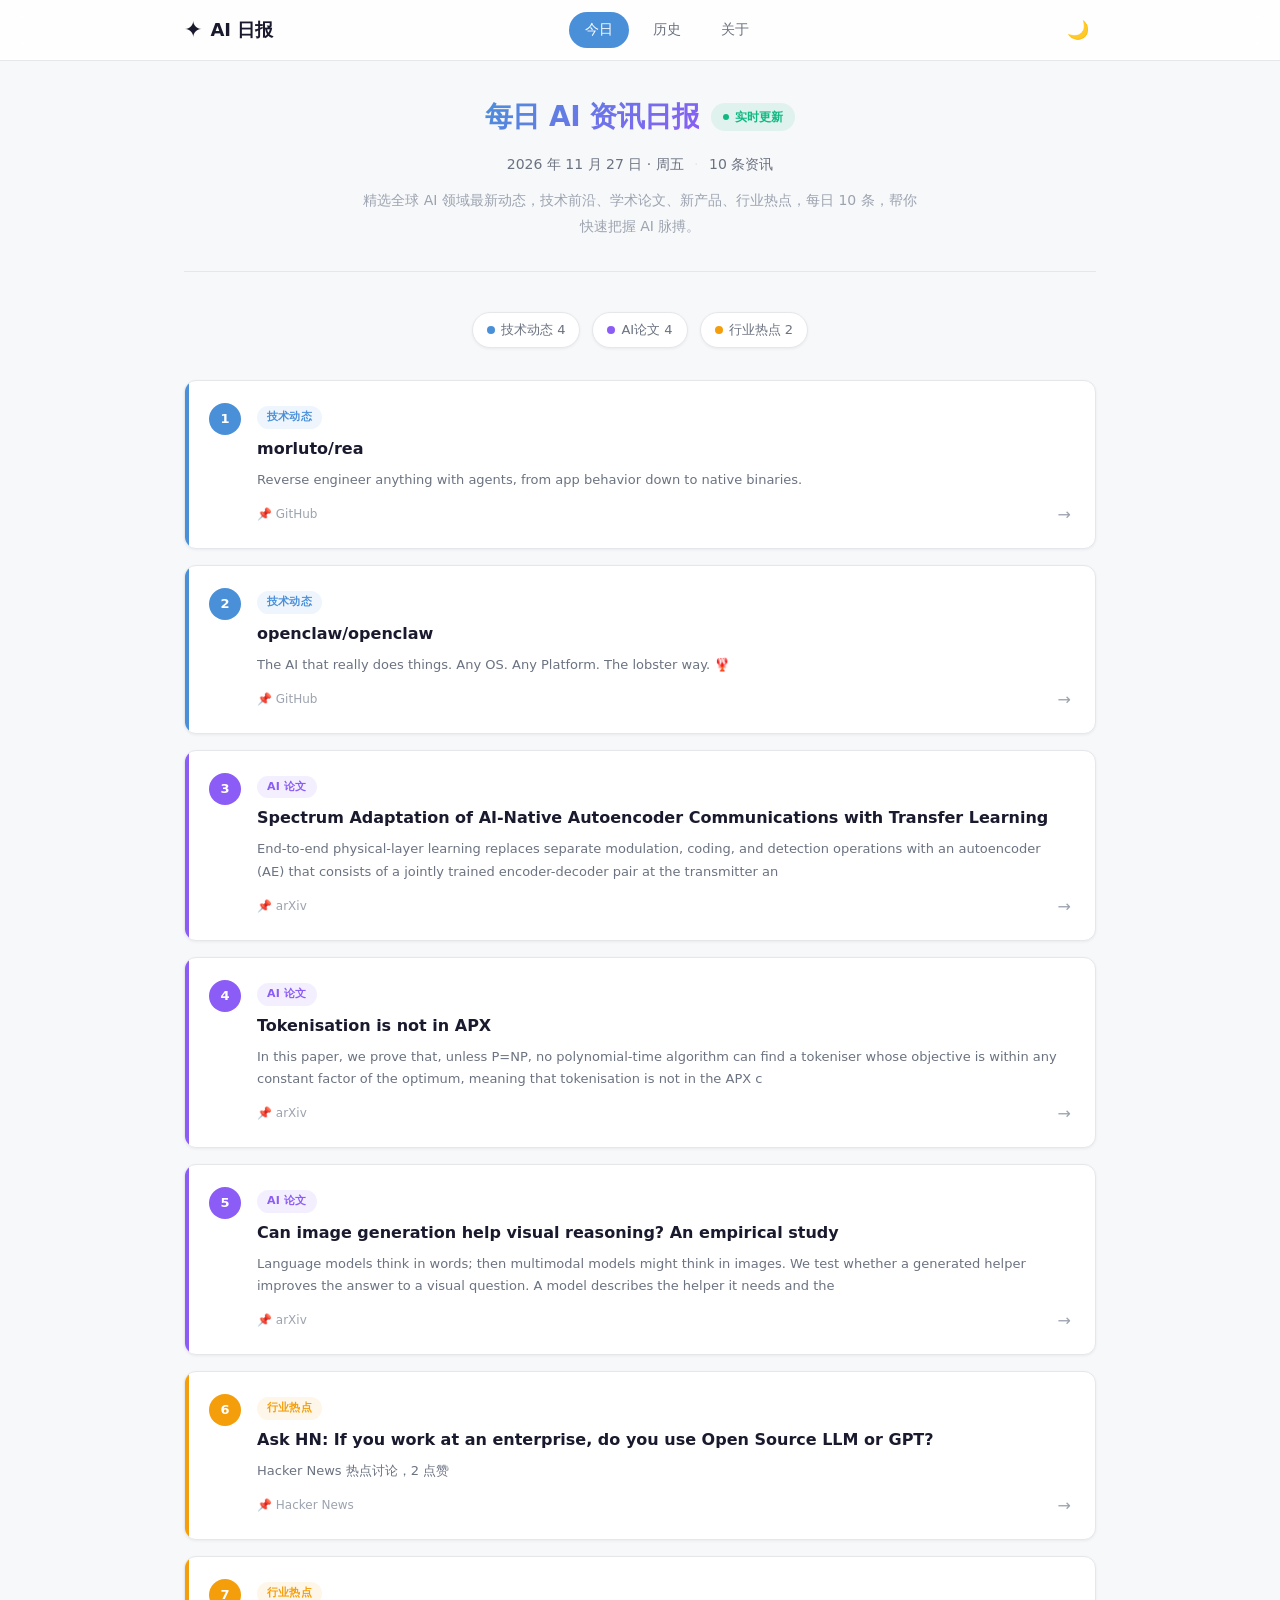
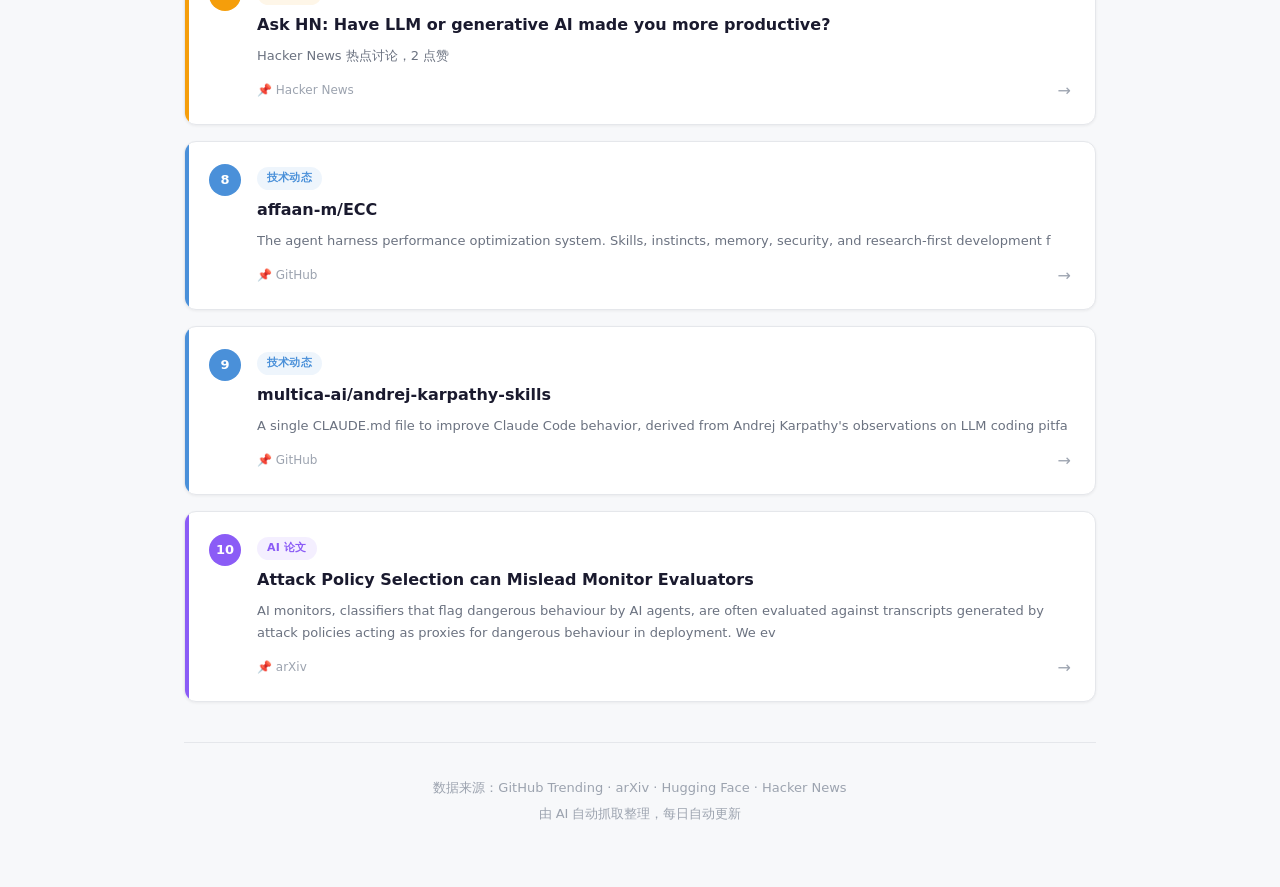
<file: index.html>
<!DOCTYPE html>
<html lang="zh-CN">
<head>
    <meta charset="UTF-8">
    <meta name="viewport" content="width=device-width, initial-scale=1.0">
    <title>每日 AI 资讯日报</title>
    <link rel="stylesheet" href="css/style.css">
    <link rel="icon" href="data:image/svg+xml,<svg xmlns='http://www.w3.org/2000/svg' viewBox='0 0 100 100'><text y='.9em' font-size='90'>🤖</text></svg>">
</head>
<body>
    <!-- 顶部导航 -->
    <nav class="navbar">
        <div class="nav-inner">
            <a href="index.html" class="nav-logo">
                <span class="logo-icon">✦</span>
                <span class="logo-text">AI 日报</span>
            </a>
            <div class="nav-links">
                <a href="index.html" class="nav-link active">今日</a>
                <a href="archive.html" class="nav-link">历史</a>
                <a href="about.html" class="nav-link">关于</a>
            </div>
            <button class="theme-toggle" id="themeToggle" aria-label="切换主题">
                <span class="theme-icon">🌙</span>
            </button>
        </div>
    </nav>

    <!-- 主内容区 -->
    <main class="main-content">
        <!-- 头部信息 -->
        <header class="daily-header">
            <div class="header-top">
                <h1 class="daily-title" id="dailyTitle">每日 AI 资讯日报</h1>
                <div class="live-badge" id="liveBadge">
                    <span class="live-dot"></span>
                    <span>实时更新</span>
                </div>
            </div>
            <div class="header-meta">
                <span class="date-display" id="dateDisplay">加载中...</span>
                <span class="separator">·</span>
                <span class="item-count" id="itemCount">-- 条资讯</span>
            </div>
            <p class="daily-desc">精选全球 AI 领域最新动态，技术前沿、学术论文、新产品、行业热点，每日 10 条，帮你快速把握 AI 脉搏。</p>
        </header>

        <!-- 分类统计 -->
        <div class="category-stats" id="categoryStats">
            <!-- 由 JS 动态生成 -->
        </div>

        <!-- 内容卡片列表 -->
        <section class="cards-section">
            <div class="cards-container" id="cardsContainer">
                <!-- 加载状态 -->
                <div class="loading-state" id="loadingState">
                    <div class="loading-spinner"></div>
                    <p>正在加载今日资讯...</p>
                </div>
            </div>
        </section>

        <!-- 底部 -->
        <footer class="daily-footer">
            <p>数据来源：GitHub Trending · arXiv · Hugging Face · Hacker News</p>
            <p>由 AI 自动抓取整理，每日自动更新</p>
        </footer>
    </main>

    <script src="js/app.js"></script>
</body>
</html>
</file>
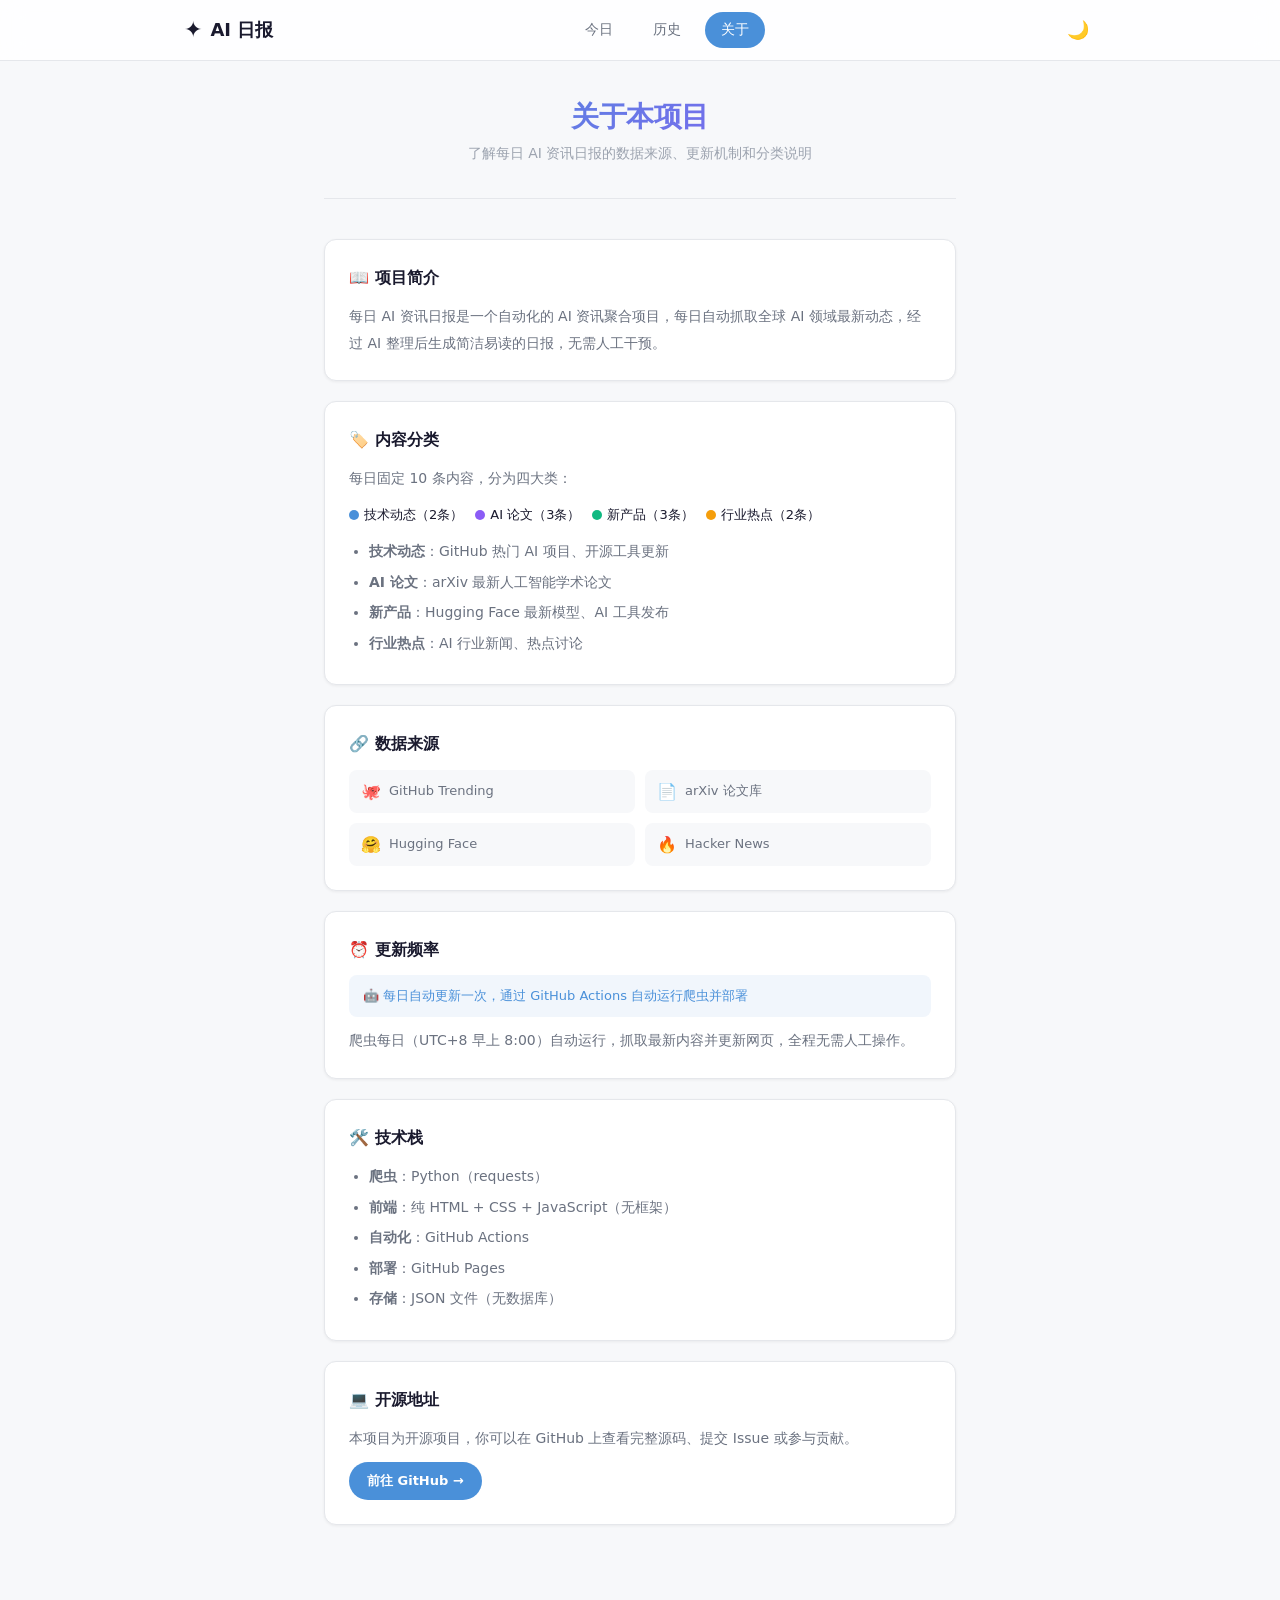
<file: about.html>
<!DOCTYPE html>
<html lang="zh-CN">
<head>
    <meta charset="UTF-8">
    <meta name="viewport" content="width=device-width, initial-scale=1.0">
    <title>关于 - 每日 AI 资讯日报</title>
    <link rel="stylesheet" href="css/style.css">
    <style>
        /* 关于页额外样式 */
        .about-section {
            max-width: 680px;
            margin: 0 auto;
        }
        .about-block {
            background: var(--bg-card);
            border: 1px solid var(--border);
            border-radius: var(--radius-md);
            padding: 24px;
            margin-bottom: 20px;
            box-shadow: var(--shadow-sm);
            transition: var(--transition);
        }
        .about-block:hover { box-shadow: var(--shadow-md); }
        .about-block h2 {
            font-size: 16px;
            font-weight: 700;
            margin-bottom: 12px;
            display: flex;
            align-items: center;
            gap: 8px;
        }
        .about-block p,
        .about-block li {
            font-size: 14px;
            color: var(--text-secondary);
            line-height: 1.9;
        }
        .about-block ul { padding-left: 20px; }
        .about-block li { margin-bottom: 4px; }
        .cat-legend {
            display: flex;
            gap: 12px;
            flex-wrap: wrap;
            margin-top: 8px;
        }
        .cat-legend span {
            display: inline-flex;
            align-items: center;
            gap: 5px;
            font-size: 13px;
            font-weight: 500;
        }
        .cat-legend .dot {
            width: 10px; height: 10px;
            border-radius: 50%;
            display: inline-block;
        }
        .source-list {
            display: grid;
            grid-template-columns: 1fr 1fr;
            gap: 10px;
            margin-top: 8px;
        }
        .source-item {
            display: flex;
            align-items: center;
            gap: 8px;
            padding: 8px 12px;
            background: var(--bg);
            border-radius: var(--radius-sm);
            font-size: 13px;
            color: var(--text-secondary);
        }
        .source-icon { font-size: 16px; }
        .update-info {
            display: flex;
            align-items: center;
            gap: 8px;
            padding: 10px 14px;
            background: rgba(74,144,217,.08);
            border-radius: var(--radius-sm);
            font-size: 13px;
            color: var(--c-tech);
            font-weight: 500;
            margin-top: 8px;
        }
        @media (max-width: 640px) {
            .source-list { grid-template-columns: 1fr; }
        }
    </style>
</head>
<body>
    <!-- 导航 -->
    <nav class="navbar">
        <div class="nav-inner">
            <a href="index.html" class="nav-logo">
                <span class="logo-icon">✦</span>
                <span class="logo-text">AI 日报</span>
            </a>
            <div class="nav-links">
                <a href="index.html" class="nav-link">今日</a>
                <a href="archive.html" class="nav-link">历史</a>
                <a href="about.html" class="nav-link active">关于</a>
            </div>
            <button class="theme-toggle" id="themeToggle" aria-label="切换主题">
                <span class="theme-icon">🌙</span>
            </button>
        </div>
    </nav>

    <main class="main-content about-section">
        <header class="daily-header">
            <h1 class="daily-title">关于本项目</h1>
            <p class="daily-desc">了解每日 AI 资讯日报的数据来源、更新机制和分类说明</p>
        </header>

        <!-- 功能说明 -->
        <div class="about-block">
            <h2>📖 项目简介</h2>
            <p>每日 AI 资讯日报是一个自动化的 AI 资讯聚合项目，每日自动抓取全球 AI 领域最新动态，经过 AI 整理后生成简洁易读的日报，无需人工干预。</p>
        </div>

        <!-- 分类说明 -->
        <div class="about-block">
            <h2>🏷️ 内容分类</h2>
            <p>每日固定 10 条内容，分为四大类：</p>
            <div class="cat-legend" style="margin-top:12px">
                <span><span class="dot" style="background:#4A90D9"></span>技术动态（2条）</span>
                <span><span class="dot" style="background:#8B5CF6"></span>AI 论文（3条）</span>
                <span><span class="dot" style="background:#10B981"></span>新产品（3条）</span>
                <span><span class="dot" style="background:#F59E0B"></span>行业热点（2条）</span>
            </div>
            <ul style="margin-top:12px">
                <li><strong>技术动态</strong>：GitHub 热门 AI 项目、开源工具更新</li>
                <li><strong>AI 论文</strong>：arXiv 最新人工智能学术论文</li>
                <li><strong>新产品</strong>：Hugging Face 最新模型、AI 工具发布</li>
                <li><strong>行业热点</strong>：AI 行业新闻、热点讨论</li>
            </ul>
        </div>

        <!-- 数据来源 -->
        <div class="about-block">
            <h2>🔗 数据来源</h2>
            <div class="source-list">
                <div class="source-item"><span class="source-icon">🐙</span> GitHub Trending</div>
                <div class="source-item"><span class="source-icon">📄</span> arXiv 论文库</div>
                <div class="source-item"><span class="source-icon">🤗</span> Hugging Face</div>
                <div class="source-item"><span class="source-icon">🔥</span> Hacker News</div>
            </div>
        </div>

        <!-- 更新时间 -->
        <div class="about-block">
            <h2>⏰ 更新频率</h2>
            <div class="update-info">🤖 每日自动更新一次，通过 GitHub Actions 自动运行爬虫并部署</div>
            <p style="margin-top:10px">爬虫每日（UTC+8 早上 8:00）自动运行，抓取最新内容并更新网页，全程无需人工操作。</p>
        </div>

        <!-- 技术栈 -->
        <div class="about-block">
            <h2>🛠️ 技术栈</h2>
            <ul>
                <li><strong>爬虫</strong>：Python（requests）</li>
                <li><strong>前端</strong>：纯 HTML + CSS + JavaScript（无框架）</li>
                <li><strong>自动化</strong>：GitHub Actions</li>
                <li><strong>部署</strong>：GitHub Pages</li>
                <li><strong>存储</strong>：JSON 文件（无数据库）</li>
            </ul>
        </div>

        <!-- 开源 -->
        <div class="about-block">
            <h2>💻 开源地址</h2>
            <p>本项目为开源项目，你可以在 GitHub 上查看完整源码、提交 Issue 或参与贡献。</p>
            <a href="https://github.com/" target="_blank" style="display:inline-block;margin-top:10px;padding:8px 18px;background:var(--c-tech);color:#fff;border-radius:20px;font-size:13px;font-weight:600;transition:var(--transition)">前往 GitHub →</a>
        </div>
    </main>

    <script>
        /* 主题切换（与首页一致） */
        const $themeBtn = document.getElementById("themeToggle");
        function initTheme() {
            const saved = localStorage.getItem("ai-daily-theme");
            if (saved === "dark" || (!saved && window.matchMedia("(prefers-color-scheme: dark)").matches)) {
                document.documentElement.setAttribute("data-theme", "dark");
                $themeBtn.querySelector(".theme-icon").textContent = "☀️";
            }
        }
        function toggleTheme() {
            const isDark = document.documentElement.getAttribute("data-theme") === "dark";
            if (isDark) {
                document.documentElement.removeAttribute("data-theme");
                $themeBtn.querySelector(".theme-icon").textContent = "🌙";
                localStorage.setItem("ai-daily-theme", "light");
            } else {
                document.documentElement.setAttribute("data-theme", "dark");
                $themeBtn.querySelector(".theme-icon").textContent = "☀️";
                localStorage.setItem("ai-daily-theme", "dark");
            }
        }
        initTheme();
        $themeBtn.addEventListener("click", toggleTheme);
    </script>
</body>
</html>
</file>
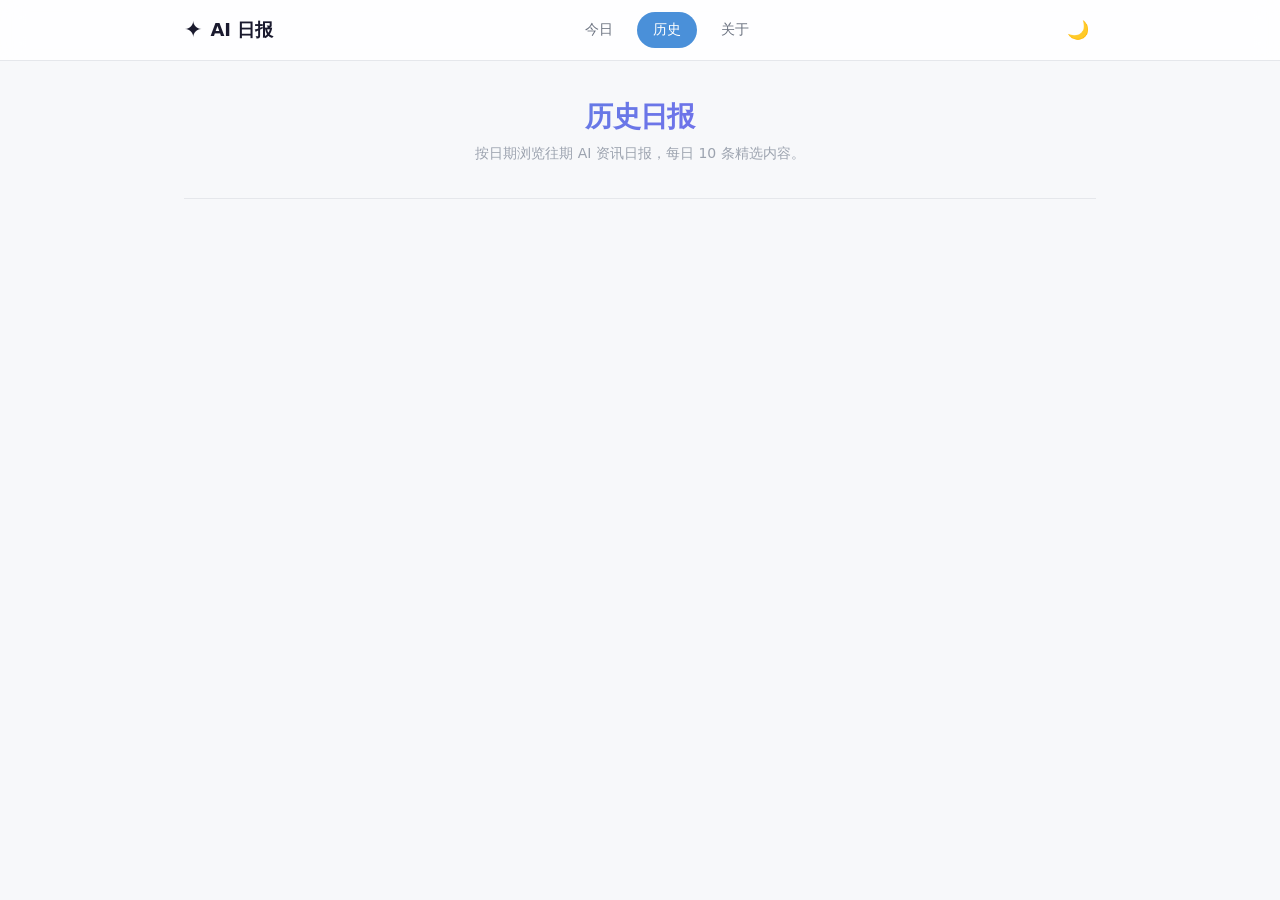
<file: archive.html>
<!DOCTYPE html>
<html lang="zh-CN">
<head>
    <meta charset="UTF-8">
    <meta name="viewport" content="width=device-width, initial-scale=1.0">
    <title>历史日报 - 每日 AI 资讯</title>
    <link rel="stylesheet" href="css/style.css">
</head>
<body>
    <!-- 导航 -->
    <nav class="navbar">
        <div class="nav-inner">
            <a href="index.html" class="nav-logo">
                <span class="logo-icon">✦</span>
                <span class="logo-text">AI 日报</span>
            </a>
            <div class="nav-links">
                <a href="index.html" class="nav-link">今日</a>
                <a href="archive.html" class="nav-link active">历史</a>
                <a href="about.html" class="nav-link">关于</a>
            </div>
            <button class="theme-toggle" id="themeToggle" aria-label="切换主题">
                <span class="theme-icon">🌙</span>
            </button>
        </div>
    </nav>

    <main class="main-content">
        <header class="daily-header">
            <h1 class="daily-title">历史日报</h1>
            <p class="daily-desc">按日期浏览往期 AI 资讯日报，每日 10 条精选内容。</p>
        </header>

        <!-- 日期列表 -->
        <section class="archive-section">
            <div class="archive-list" id="archiveList">
                <div class="loading-state" id="loadingState">
                    <div class="loading-spinner"></div>
                    <p>正在加载历史记录...</p>
                </div>
            </div>
        </section>
    </main>

    <script src="js/archive.js"></script>
</body>
</html>
</file>
<file: css/style.css>
/* ===================================================================
   AI 日报 - 全局样式
   极简 / 现代 / 清爽 / 响应式
   =================================================================== */

/* ---------- CSS 变量（浅色主题） ---------- */
:root {
    --bg:            #F7F8FA;
    --bg-card:       #FFFFFF;
    --bg-nav:        rgba(255,255,255,.85);
    --text-primary:  #1A1A2E;
    --text-secondary:#6B7280;
    --text-muted:    #9CA3AF;
    --border:        #E5E7EB;
    --shadow-sm:     0 1px 3px rgba(0,0,0,.06);
    --shadow-md:     0 4px 16px rgba(0,0,0,.08);
    --shadow-lg:     0 8px 30px rgba(0,0,0,.10);
    --radius-sm:     8px;
    --radius-md:     12px;
    --radius-lg:     16px;
    /* 分类色 – 低饱和度 */
    --c-tech:       #4A90D9;
    --c-paper:      #8B5CF6;
    --c-product:    #10B981;
    --c-news:       #F59E0B;
    --font-sans: "Inter", "Noto Sans SC", "PingFang SC", "Microsoft YaHei", system-ui, sans-serif;
    --font-mono: "JetBrains Mono", "Fira Code", monospace;
    --transition:   .25s cubic-bezier(.4,0,.2,1);
}

/* ---------- 深色主题 ---------- */
[data-theme="dark"] {
    --bg:            #0F1117;
    --bg-card:       #1A1D2E;
    --bg-nav:        rgba(26,29,46,.88);
    --text-primary:  #E5E7EB;
    --text-secondary:#9CA3AF;
    --text-muted:    #6B7280;
    --border:        #2D3148;
    --shadow-sm:     0 1px 3px rgba(0,0,0,.3);
    --shadow-md:     0 4px 16px rgba(0,0,0,.35);
    --shadow-lg:     0 8px 30px rgba(0,0,0,.40);
}

/* ---------- Reset ---------- */
*, *::before, *::after { box-sizing: border-box; margin: 0; padding: 0; }
html { scroll-behavior: smooth; }
body {
    font-family: var(--font-sans);
    background: var(--bg);
    color: var(--text-primary);
    line-height: 1.7;
    -webkit-font-smoothing: antialiased;
    min-height: 100vh;
}
a { color: inherit; text-decoration: none; }
button { cursor: pointer; border: none; background: none; font: inherit; }
img { max-width: 100%; display: block; }

/* ---------- 导航栏 ---------- */
.navbar {
    position: sticky;
    top: 0;
    z-index: 100;
    backdrop-filter: blur(12px);
    -webkit-backdrop-filter: blur(12px);
    background: var(--bg-nav);
    border-bottom: 1px solid var(--border);
    transition: var(--transition);
}
.nav-inner {
    max-width: 960px;
    margin: 0 auto;
    padding: 0 24px;
    height: 60px;
    display: flex;
    align-items: center;
    justify-content: space-between;
}
.nav-logo {
    display: flex;
    align-items: center;
    gap: 8px;
    font-weight: 700;
    font-size: 18px;
}
.logo-icon { font-size: 22px; }
.nav-links { display: flex; gap: 8px; }
.nav-link {
    padding: 6px 16px;
    border-radius: 20px;
    font-size: 14px;
    font-weight: 500;
    color: var(--text-secondary);
    transition: var(--transition);
}
.nav-link:hover,
.nav-link.active {
    background: var(--c-tech);
    color: #fff;
}
.theme-toggle {
    width: 36px;
    height: 36px;
    border-radius: 50%;
    display: flex;
    align-items: center;
    justify-content: center;
    font-size: 18px;
    transition: var(--transition);
}
.theme-toggle:hover { background: var(--border); }

/* ---------- 主内容 ---------- */
.main-content {
    max-width: 960px;
    margin: 0 auto;
    padding: 32px 24px 60px;
}

/* ---------- 头部 ---------- */
.daily-header {
    text-align: center;
    margin-bottom: 40px;
    padding-bottom: 32px;
    border-bottom: 1px solid var(--border);
}
.header-top {
    display: flex;
    align-items: center;
    justify-content: center;
    gap: 12px;
    flex-wrap: wrap;
    margin-bottom: 12px;
}
.daily-title {
    font-size: 28px;
    font-weight: 800;
    letter-spacing: -.02em;
    background: linear-gradient(135deg, var(--c-tech), var(--c-paper));
    -webkit-background-clip: text;
    -webkit-text-fill-color: transparent;
    background-clip: text;
}
.live-badge {
    display: inline-flex;
    align-items: center;
    gap: 6px;
    padding: 4px 12px;
    border-radius: 20px;
    background: rgba(16,185,129,.1);
    color: var(--c-product);
    font-size: 12px;
    font-weight: 600;
}
.live-dot {
    width: 6px; height: 6px;
    border-radius: 50%;
    background: var(--c-product);
    animation: pulse 2s infinite;
}
@keyframes pulse {
    0%, 100% { opacity: 1; }
    50% { opacity: .4; }
}
.header-meta {
    font-size: 14px;
    color: var(--text-secondary);
    margin-bottom: 12px;
}
.separator { margin: 0 6px; color: var(--border); }
.daily-desc {
    font-size: 14px;
    color: var(--text-muted);
    max-width: 560px;
    margin: 0 auto;
    line-height: 1.8;
}

/* ---------- 分类统计 ---------- */
.category-stats {
    display: flex;
    gap: 12px;
    justify-content: center;
    flex-wrap: wrap;
    margin-bottom: 32px;
}
.stat-chip {
    display: inline-flex;
    align-items: center;
    gap: 6px;
    padding: 6px 14px;
    border-radius: 20px;
    background: var(--bg-card);
    border: 1px solid var(--border);
    font-size: 13px;
    font-weight: 500;
    color: var(--text-secondary);
    box-shadow: var(--shadow-sm);
    transition: var(--transition);
}
.stat-dot {
    width: 8px; height: 8px;
    border-radius: 50%;
}

/* ---------- 卡片列表 ---------- */
.cards-section { margin-bottom: 40px; }
.cards-container { display: flex; flex-direction: column; gap: 16px; }

/* 单张卡片 */
.news-card {
    background: var(--bg-card);
    border: 1px solid var(--border);
    border-radius: var(--radius-md);
    padding: 20px 24px;
    display: flex;
    gap: 16px;
    align-items: flex-start;
    box-shadow: var(--shadow-sm);
    transition: var(--transition);
    cursor: pointer;
    position: relative;
    overflow: hidden;
}
.news-card::before {
    content: '';
    position: absolute;
    left: 0; top: 0; bottom: 0;
    width: 4px;
    border-radius: 4px 0 0 4px;
    transition: var(--transition);
}
.news-card:hover {
    box-shadow: var(--shadow-md);
    transform: translateY(-2px);
}
.news-card:hover::before { width: 6px; }

/* 分类色条 */
.news-card.category-tech::before    { background: var(--c-tech); }
.news-card.category-paper::before   { background: var(--c-paper); }
.news-card.category-product::before { background: var(--c-product); }
.news-card.category-news::before    { background: var(--c-news); }

.card-index {
    flex-shrink: 0;
    width: 32px; height: 32px;
    border-radius: 50%;
    display: flex;
    align-items: center;
    justify-content: center;
    font-size: 13px;
    font-weight: 700;
    color: #fff;
    background: var(--text-muted);
    margin-top: 2px;
}
.category-tech .card-index    { background: var(--c-tech); }
.category-paper .card-index   { background: var(--c-paper); }
.category-product .card-index { background: var(--c-product); }
.category-news .card-index    { background: var(--c-news); }

.card-body { flex: 1; min-width: 0; }
.card-category {
    display: inline-block;
    padding: 2px 10px;
    border-radius: 12px;
    font-size: 11px;
    font-weight: 600;
    letter-spacing: .02em;
    margin-bottom: 8px;
}
.category-tech .card-category    { background: rgba(74,144,217,.12);  color: var(--c-tech); }
.category-paper .card-category   { background: rgba(139,92,246,.12); color: var(--c-paper); }
.category-product .card-category { background: rgba(16,185,129,.12); color: var(--c-product); }
.category-news .card-category    { background: rgba(245,158,11,.12); color: var(--c-news); }

.card-title {
    font-size: 16px;
    font-weight: 600;
    line-height: 1.5;
    margin-bottom: 8px;
    color: var(--text-primary);
    display: -webkit-box;
    -webkit-line-clamp: 2;
    -webkit-box-orient: vertical;
    overflow: hidden;
}
.card-summary {
    font-size: 13px;
    color: var(--text-secondary);
    line-height: 1.7;
    display: -webkit-box;
    -webkit-line-clamp: 2;
    -webkit-box-orient: vertical;
    overflow: hidden;
    margin-bottom: 10px;
}
.card-footer {
    display: flex;
    align-items: center;
    gap: 12px;
    font-size: 12px;
    color: var(--text-muted);
}
.card-source { font-weight: 500; }
.card-arrow {
    margin-left: auto;
    font-size: 16px;
    color: var(--text-muted);
    transition: var(--transition);
}
.news-card:hover .card-arrow { color: var(--text-primary); transform: translateX(3px); }

/* ---------- 归档页卡片 ---------- */
.archive-card {
    display: flex;
    align-items: center;
    gap: 16px;
    padding: 16px 20px;
    background: var(--bg-card);
    border: 1px solid var(--border);
    border-radius: var(--radius-md);
    box-shadow: var(--shadow-sm);
    transition: var(--transition);
    margin-bottom: 12px;
}
.archive-card:hover {
    box-shadow: var(--shadow-md);
    transform: translateX(4px);
}
.archive-date {
    font-size: 15px;
    font-weight: 700;
    color: var(--text-primary);
    white-space: nowrap;
}
.archive-meta {
    flex: 1;
    font-size: 13px;
    color: var(--text-secondary);
}
.archive-arrow {
    font-size: 18px;
    color: var(--text-muted);
    transition: var(--transition);
}
.archive-card:hover .archive-arrow {
    color: var(--text-primary);
    transform: translateX(3px);
}

/* ---------- 关于页附加样式 ---------- */
.about-section {
    max-width: 680px;
    margin: 0 auto;
}
.about-block {
    background: var(--bg-card);
    border: 1px solid var(--border);
    border-radius: var(--radius-md);
    padding: 24px;
    margin-bottom: 20px;
    box-shadow: var(--shadow-sm);
    transition: var(--transition);
}
.about-block:hover { box-shadow: var(--shadow-md); }
.about-block h2 {
    font-size: 16px;
    font-weight: 700;
    margin-bottom: 12px;
}
.about-block p,
.about-block li {
    font-size: 14px;
    color: var(--text-secondary);
    line-height: 1.9;
}
.about-block ul { padding-left: 20px; }
.about-block li { margin-bottom: 4px; }
.cat-legend {
    display: flex;
    gap: 12px;
    flex-wrap: wrap;
    margin-top: 8px;
}
.cat-legend span {
    display: inline-flex;
    align-items: center;
    gap: 5px;
    font-size: 13px;
    font-weight: 500;
}
.cat-legend .dot {
    width: 10px; height: 10px;
    border-radius: 50%;
    display: inline-block;
}
.source-list {
    display: grid;
    grid-template-columns: 1fr 1fr;
    gap: 10px;
    margin-top: 8px;
}
.source-item {
    display: flex;
    align-items: center;
    gap: 8px;
    padding: 8px 12px;
    background: var(--bg);
    border-radius: var(--radius-sm);
    font-size: 13px;
    color: var(--text-secondary);
}
.source-icon { font-size: 16px; }
.update-info {
    display: flex;
    align-items: center;
    gap: 8px;
    padding: 10px 14px;
    background: rgba(74,144,217,.08);
    border-radius: var(--radius-sm);
    font-size: 13px;
    color: var(--c-tech);
    font-weight: 500;
    margin-top: 8px;
}

/* ---------- 加载状态 ---------- */
.loading-state {
    text-align: center;
    padding: 60px 20px;
    color: var(--text-muted);
}
.loading-spinner {
    width: 32px; height: 32px;
    border: 3px solid var(--border);
    border-top-color: var(--c-tech);
    border-radius: 50%;
    animation: spin .8s linear infinite;
    margin: 0 auto 16px;
}
@keyframes spin { to { transform: rotate(360deg); } }

/* ---------- 空状态 ---------- */
.empty-state {
    text-align: center;
    padding: 60px 20px;
    color: var(--text-muted);
}
.empty-icon { font-size: 48px; margin-bottom: 16px; }
.empty-text { font-size: 15px; }

/* ---------- 底部 ---------- */
.daily-footer {
    text-align: center;
    padding-top: 32px;
    border-top: 1px solid var(--border);
    font-size: 13px;
    color: var(--text-muted);
    line-height: 2;
}

/* ---------- 响应式 ---------- */
@media (max-width: 640px) {
    .main-content { padding: 20px 16px 40px; }
    .daily-title { font-size: 22px; }
    .news-card { padding: 16px; }
    .card-title { font-size: 15px; }
    .nav-inner { padding: 0 12px; }
    .nav-link { padding: 5px 12px; font-size: 13px; }
    .archive-card { flex-direction: column; align-items: flex-start; gap: 8px; }
    .source-list { grid-template-columns: 1fr; }
}
</file>
